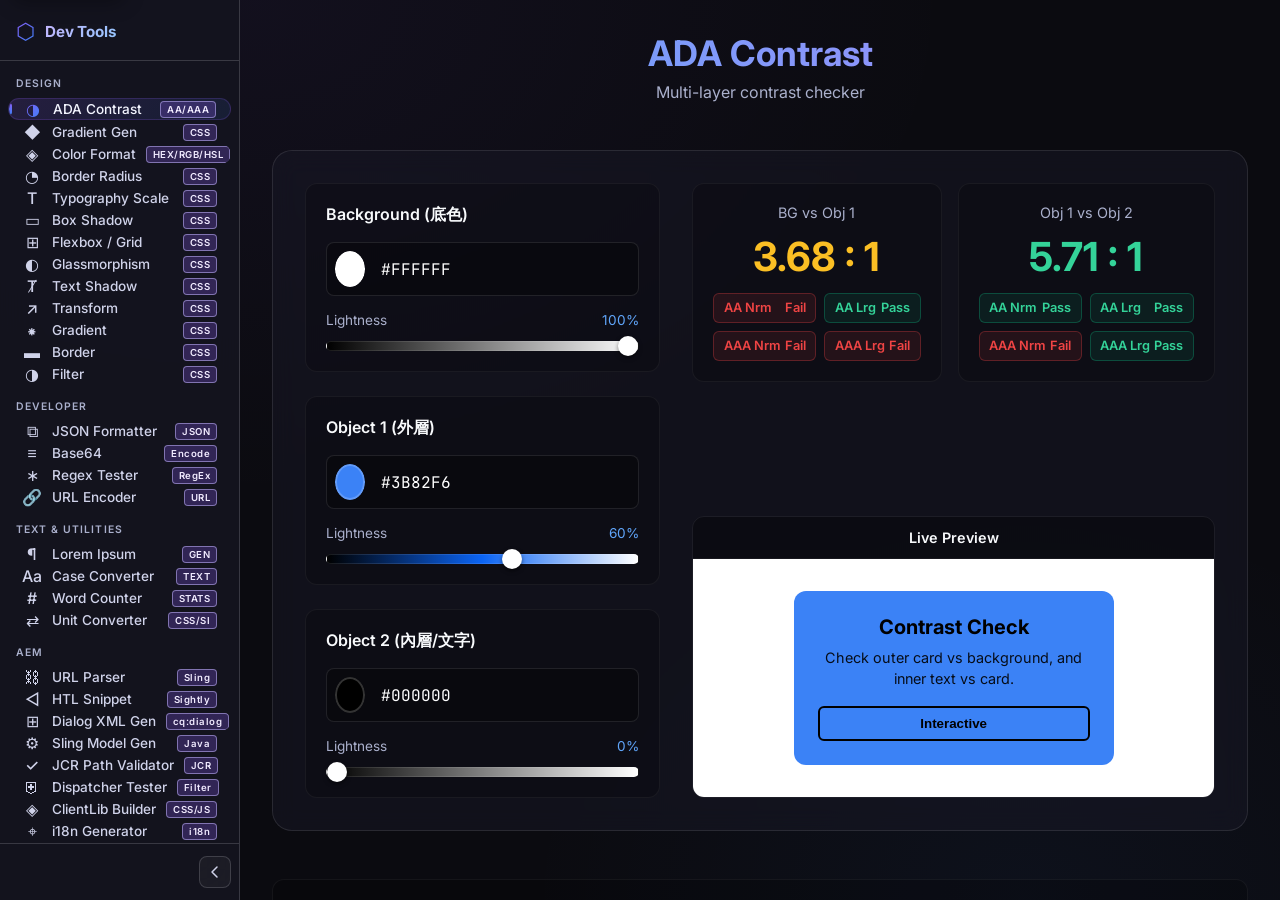
<file: index.html>
<!DOCTYPE html>
<html lang="zh-Hant">
<head>
  <meta charset="UTF-8">
  <meta name="viewport" content="width=device-width, initial-scale=1.0">
  <title>Dev Tools Hub</title>
  <meta name="description" content="開發者工具集合：ADA 對比度檢查、CSS 漸層產生器等實用工具">
  <link rel="preconnect" href="https://fonts.googleapis.com">
  <link rel="preconnect" href="https://fonts.gstatic.com" crossorigin>
  <link href="https://fonts.googleapis.com/css2?family=Inter:wght@400;500;600;700&family=JetBrains+Mono:wght@400;500&display=swap" rel="stylesheet">
  <link rel="stylesheet" href="style.css">
</head>
<body>
  <a class="skip-link" href="#main-content">跳到主要內容</a>
  <h1 class="sr-only">Dev Tools Hub 開發工具集合</h1>
  <div class="layout">
    <!-- Sidebar -->
    <aside class="sidebar" id="sidebar">
      <div class="sidebar__brand">
        <span class="sidebar__brand-icon">⬡</span>
        <span class="sidebar__brand-name">Dev Tools</span>
      </div>

      <nav class="sidebar__nav" role="tablist" aria-label="工具選單" aria-orientation="vertical">
        <div class="sidebar__section-label">Design</div>
        <button class="nav-item nav-item--active" data-tool="ada-contrast" id="tab-ada-contrast" role="tab" aria-selected="true" aria-controls="panel-ada-contrast" tabindex="0">
          <span class="nav-item__icon">◑</span>
          <span class="nav-item__label">ADA Contrast</span>
          <span class="nav-item__badge">AA/AAA</span>
        </button>
        <button class="nav-item" data-tool="linear-gradient" id="tab-linear-gradient" role="tab" aria-selected="false" aria-controls="panel-linear-gradient" tabindex="-1">
          <span class="nav-item__icon">◆</span>
          <span class="nav-item__label">Gradient Gen</span>
          <span class="nav-item__badge">CSS</span>
        </button>
        <button class="nav-item" data-tool="color-format" id="tab-color-format" role="tab" aria-selected="false" aria-controls="panel-color-format" tabindex="-1">
          <span class="nav-item__icon">◈</span>
          <span class="nav-item__label">Color Format</span>
          <span class="nav-item__badge">HEX/RGB/HSL</span>
        </button>
        <button class="nav-item" data-tool="border-radius" id="tab-border-radius" role="tab" aria-selected="false" aria-controls="panel-border-radius" tabindex="-1">
          <span class="nav-item__icon">◔</span>
          <span class="nav-item__label">Border Radius</span>
          <span class="nav-item__badge">CSS</span>
        </button>
        <button class="nav-item" data-tool="typography-scale" id="tab-typography-scale" role="tab" aria-selected="false" aria-controls="panel-typography-scale" tabindex="-1">
          <span class="nav-item__icon">T</span>
          <span class="nav-item__label">Typography Scale</span>
          <span class="nav-item__badge">CSS</span>
        </button>
        <button class="nav-item" data-tool="box-shadow" id="tab-box-shadow" role="tab" aria-selected="false" aria-controls="panel-box-shadow" tabindex="-1">
          <span class="nav-item__icon">▭</span>
          <span class="nav-item__label">Box Shadow</span>
          <span class="nav-item__badge">CSS</span>
        </button>
        <button class="nav-item" data-tool="flexbox-grid" id="tab-flexbox-grid" role="tab" aria-selected="false" aria-controls="panel-flexbox-grid" tabindex="-1">
          <span class="nav-item__icon">⊞</span>
          <span class="nav-item__label">Flexbox / Grid</span>
          <span class="nav-item__badge">CSS</span>
        </button>
        <button class="nav-item" data-tool="glassmorphism" id="tab-glassmorphism" role="tab" aria-selected="false" aria-controls="panel-glassmorphism" tabindex="-1">
          <span class="nav-item__icon">◐</span>
          <span class="nav-item__label">Glassmorphism</span>
          <span class="nav-item__badge">CSS</span>
        </button>
        <button class="nav-item" data-tool="text-shadow" id="tab-text-shadow" role="tab" aria-selected="false" aria-controls="panel-text-shadow" tabindex="-1">
          <span class="nav-item__icon">T̸</span>
          <span class="nav-item__label">Text Shadow</span>
          <span class="nav-item__badge">CSS</span>
        </button>
        <button class="nav-item" data-tool="transform" id="tab-transform" role="tab" aria-selected="false" aria-controls="panel-transform" tabindex="-1">
          <span class="nav-item__icon">↗</span>
          <span class="nav-item__label">Transform</span>
          <span class="nav-item__badge">CSS</span>
        </button>
        <button class="nav-item" data-tool="gradient-advanced" id="tab-gradient-advanced" role="tab" aria-selected="false" aria-controls="panel-gradient-advanced" tabindex="-1">
          <span class="nav-item__icon">⁕</span>
          <span class="nav-item__label">Gradient</span>
          <span class="nav-item__badge">CSS</span>
        </button>
        <button class="nav-item" data-tool="border" id="tab-border" role="tab" aria-selected="false" aria-controls="panel-border" tabindex="-1">
          <span class="nav-item__icon">▬</span>
          <span class="nav-item__label">Border</span>
          <span class="nav-item__badge">CSS</span>
        </button>
        <button class="nav-item" data-tool="filter" id="tab-filter" role="tab" aria-selected="false" aria-controls="panel-filter" tabindex="-1">
          <span class="nav-item__icon">◑</span>
          <span class="nav-item__label">Filter</span>
          <span class="nav-item__badge">CSS</span>
        </button>

        <div class="sidebar__section-label">Developer</div>
        <button class="nav-item" data-tool="json-formatter" id="tab-json-formatter" role="tab" aria-selected="false" aria-controls="panel-json-formatter" tabindex="-1">
          <span class="nav-item__icon">⧉</span>
          <span class="nav-item__label">JSON Formatter</span>
          <span class="nav-item__badge">JSON</span>
        </button>
        <button class="nav-item" data-tool="base64" id="tab-base64" role="tab" aria-selected="false" aria-controls="panel-base64" tabindex="-1">
          <span class="nav-item__icon">≡</span>
          <span class="nav-item__label">Base64</span>
          <span class="nav-item__badge">Encode</span>
        </button>
        <button class="nav-item" data-tool="regex-tester" id="tab-regex-tester" role="tab" aria-selected="false" aria-controls="panel-regex-tester" tabindex="-1">
          <span class="nav-item__icon">∗</span>
          <span class="nav-item__label">Regex Tester</span>
          <span class="nav-item__badge">RegEx</span>
        </button>
        <button class="nav-item" data-tool="url-encoder" id="tab-url-encoder" role="tab" aria-selected="false" aria-controls="panel-url-encoder" tabindex="-1">
          <span class="nav-item__icon">🔗</span>
          <span class="nav-item__label">URL Encoder</span>
          <span class="nav-item__badge">URL</span>
        </button>

        <div class="sidebar__section-label">Text &amp; Utilities</div>
        <button class="nav-item" data-tool="lorem-ipsum" id="tab-lorem-ipsum" role="tab" aria-selected="false" aria-controls="panel-lorem-ipsum" tabindex="-1">
          <span class="nav-item__icon">¶</span>
          <span class="nav-item__label">Lorem Ipsum</span>
          <span class="nav-item__badge">GEN</span>
        </button>
        <button class="nav-item" data-tool="case-converter" id="tab-case-converter" role="tab" aria-selected="false" aria-controls="panel-case-converter" tabindex="-1">
          <span class="nav-item__icon">Aa</span>
          <span class="nav-item__label">Case Converter</span>
          <span class="nav-item__badge">TEXT</span>
        </button>
        <button class="nav-item" data-tool="word-counter" id="tab-word-counter" role="tab" aria-selected="false" aria-controls="panel-word-counter" tabindex="-1">
          <span class="nav-item__icon">#</span>
          <span class="nav-item__label">Word Counter</span>
          <span class="nav-item__badge">STATS</span>
        </button>
        <button class="nav-item" data-tool="unit-converter" id="tab-unit-converter" role="tab" aria-selected="false" aria-controls="panel-unit-converter" tabindex="-1">
          <span class="nav-item__icon">⇄</span>
          <span class="nav-item__label">Unit Converter</span>
          <span class="nav-item__badge">CSS/SI</span>
        </button>

        <div class="sidebar__section-label">AEM</div>
        <button class="nav-item" data-tool="aem-url-parser" id="tab-aem-url-parser" role="tab" aria-selected="false" aria-controls="panel-aem-url-parser" tabindex="-1">
          <span class="nav-item__icon">⛓</span>
          <span class="nav-item__label">URL Parser</span>
          <span class="nav-item__badge">Sling</span>
        </button>
        <button class="nav-item" data-tool="htl-snippet" id="tab-htl-snippet" role="tab" aria-selected="false" aria-controls="panel-htl-snippet" tabindex="-1">
          <span class="nav-item__icon">◁</span>
          <span class="nav-item__label">HTL Snippet</span>
          <span class="nav-item__badge">Sightly</span>
        </button>
        <button class="nav-item" data-tool="dialog-xml-gen" id="tab-dialog-xml-gen" role="tab" aria-selected="false" aria-controls="panel-dialog-xml-gen" tabindex="-1">
          <span class="nav-item__icon">⊞</span>
          <span class="nav-item__label">Dialog XML Gen</span>
          <span class="nav-item__badge">cq:dialog</span>
        </button>
        <button class="nav-item" data-tool="sling-model-gen" id="tab-sling-model-gen" role="tab" aria-selected="false" aria-controls="panel-sling-model-gen" tabindex="-1">
          <span class="nav-item__icon">⚙</span>
          <span class="nav-item__label">Sling Model Gen</span>
          <span class="nav-item__badge">Java</span>
        </button>
        <button class="nav-item" data-tool="jcr-path-validator" id="tab-jcr-path-validator" role="tab" aria-selected="false" aria-controls="panel-jcr-path-validator" tabindex="-1">
          <span class="nav-item__icon">✓</span>
          <span class="nav-item__label">JCR Path Validator</span>
          <span class="nav-item__badge">JCR</span>
        </button>
        <button class="nav-item" data-tool="dispatcher-tester" id="tab-dispatcher-tester" role="tab" aria-selected="false" aria-controls="panel-dispatcher-tester" tabindex="-1">
          <span class="nav-item__icon">⛨</span>
          <span class="nav-item__label">Dispatcher Tester</span>
          <span class="nav-item__badge">Filter</span>
        </button>
        <button class="nav-item" data-tool="clientlib-builder" id="tab-clientlib-builder" role="tab" aria-selected="false" aria-controls="panel-clientlib-builder" tabindex="-1">
          <span class="nav-item__icon">◈</span>
          <span class="nav-item__label">ClientLib Builder</span>
          <span class="nav-item__badge">CSS/JS</span>
        </button>
        <button class="nav-item" data-tool="aem-i18n-gen" id="tab-aem-i18n-gen" role="tab" aria-selected="false" aria-controls="panel-aem-i18n-gen" tabindex="-1">
          <span class="nav-item__icon">⌖</span>
          <span class="nav-item__label">i18n Generator</span>
          <span class="nav-item__badge">i18n</span>
        </button>
      </nav>

      <div class="sidebar__footer">
        <button class="sidebar__toggle" id="sidebar-toggle" title="收合側邊欄">
          <svg width="16" height="16" viewBox="0 0 16 16" fill="none">
            <path d="M10 3L5 8l5 5" stroke="currentColor" stroke-width="1.5" stroke-linecap="round" stroke-linejoin="round"/>
          </svg>
        </button>
      </div>
    </aside>

    <!-- Main Content -->
    <main class="main-content" id="main-content" aria-label="工具面板">
      <!-- Ada Contrast Tool -->
      <section class="tool-panel" id="panel-ada-contrast" role="tabpanel" aria-labelledby="tab-ada-contrast">
        <h2 class="sr-only">ADA Contrast</h2>
        <div id="ada-app"></div>
      </section>

      <!-- Linear Gradient Tool -->
      <section class="tool-panel hidden" id="panel-linear-gradient" role="tabpanel" aria-labelledby="tab-linear-gradient" hidden>
        <h2 class="sr-only">Gradient Gen</h2>
        <div id="gradient-app"></div>
      </section>

      <!-- Color Format Tool -->
      <section class="tool-panel hidden" id="panel-color-format" role="tabpanel" aria-labelledby="tab-color-format" hidden>
        <h2 class="sr-only">Color Format</h2>
        <div id="color-app"></div>
      </section>

      <!-- Border Radius Tool -->
      <section class="tool-panel hidden" id="panel-border-radius" role="tabpanel" aria-labelledby="tab-border-radius" hidden>
        <h2 class="sr-only">Border Radius</h2>
        <div id="border-radius-app"></div>
      </section>

      <!-- Typography Scale Tool -->
      <section class="tool-panel hidden" id="panel-typography-scale" role="tabpanel" aria-labelledby="tab-typography-scale" hidden>
        <h2 class="sr-only">Typography Scale</h2>
        <div id="typography-scale-app"></div>
      </section>

      <!-- Box Shadow Tool -->
      <section class="tool-panel hidden" id="panel-box-shadow" role="tabpanel" aria-labelledby="tab-box-shadow" hidden>
        <h2 class="sr-only">Box Shadow</h2>
        <div id="box-shadow-app"></div>
      </section>

      <!-- Flexbox/Grid Tool -->
      <section class="tool-panel hidden" id="panel-flexbox-grid" role="tabpanel" aria-labelledby="tab-flexbox-grid" hidden>
        <h2 class="sr-only">Flexbox Grid</h2>
        <div id="flexbox-grid-app"></div>
      </section>

      <!-- Glassmorphism Tool -->
      <section class="tool-panel hidden" id="panel-glassmorphism" role="tabpanel" aria-labelledby="tab-glassmorphism" hidden>
        <h2 class="sr-only">Glassmorphism</h2>
        <div id="glassmorphism-app"></div>
      </section>

      <!-- Text Shadow Tool -->
      <section class="tool-panel hidden" id="panel-text-shadow" role="tabpanel" aria-labelledby="tab-text-shadow" hidden>
        <h2 class="sr-only">Text Shadow</h2>
        <div id="text-shadow-app"></div>
      </section>

      <!-- Transform Tool -->
      <section class="tool-panel hidden" id="panel-transform" role="tabpanel" aria-labelledby="tab-transform" hidden>
        <h2 class="sr-only">Transform</h2>
        <div id="transform-app"></div>
      </section>

      <!-- Gradient Advanced Tool -->
      <section class="tool-panel hidden" id="panel-gradient-advanced" role="tabpanel" aria-labelledby="tab-gradient-advanced" hidden>
        <h2 class="sr-only">Gradient</h2>
        <div id="gradient-advanced-app"></div>
      </section>

      <!-- Border Tool -->
      <section class="tool-panel hidden" id="panel-border" role="tabpanel" aria-labelledby="tab-border" hidden>
        <h2 class="sr-only">Border</h2>
        <div id="border-app"></div>
      </section>

      <!-- Filter Tool -->
      <section class="tool-panel hidden" id="panel-filter" role="tabpanel" aria-labelledby="tab-filter" hidden>
        <h2 class="sr-only">Filter</h2>
        <div id="filter-app"></div>
      </section>

      <!-- JSON Formatter Tool -->
      <section class="tool-panel hidden" id="panel-json-formatter" role="tabpanel" aria-labelledby="tab-json-formatter" hidden>
        <h2 class="sr-only">JSON Formatter</h2>
        <div id="json-formatter-app"></div>
      </section>

      <!-- Base64 Tool -->
      <section class="tool-panel hidden" id="panel-base64" role="tabpanel" aria-labelledby="tab-base64" hidden>
        <h2 class="sr-only">Base64 Converter</h2>
        <div id="base64-app"></div>
      </section>

      <!-- Regex Tester Tool -->
      <section class="tool-panel hidden" id="panel-regex-tester" role="tabpanel" aria-labelledby="tab-regex-tester" hidden>
        <h2 class="sr-only">Regex Tester</h2>
        <div id="regex-tester-app"></div>
      </section>

      <!-- URL Encoder Tool -->
      <section class="tool-panel hidden" id="panel-url-encoder" role="tabpanel" aria-labelledby="tab-url-encoder" hidden>
        <h2 class="sr-only">URL Encoder</h2>
        <div id="url-encoder-app"></div>
      </section>

      <!-- Lorem Ipsum Tool -->
      <section class="tool-panel hidden" id="panel-lorem-ipsum" role="tabpanel" aria-labelledby="tab-lorem-ipsum" hidden>
        <h2 class="sr-only">Lorem Ipsum</h2>
        <div id="lorem-ipsum-app"></div>
      </section>

      <!-- Case Converter Tool -->
      <section class="tool-panel hidden" id="panel-case-converter" role="tabpanel" aria-labelledby="tab-case-converter" hidden>
        <h2 class="sr-only">Case Converter</h2>
        <div id="case-converter-app"></div>
      </section>

      <!-- Word Counter Tool -->
      <section class="tool-panel hidden" id="panel-word-counter" role="tabpanel" aria-labelledby="tab-word-counter" hidden>
        <h2 class="sr-only">Word Counter</h2>
        <div id="word-counter-app"></div>
      </section>

      <!-- Unit Converter Tool -->
      <section class="tool-panel hidden" id="panel-unit-converter" role="tabpanel" aria-labelledby="tab-unit-converter" hidden>
        <h2 class="sr-only">Unit Converter</h2>
        <div id="unit-converter-app"></div>
      </section>

      <!-- AEM URL Parser Tool -->
      <section class="tool-panel hidden" id="panel-aem-url-parser" role="tabpanel" aria-labelledby="tab-aem-url-parser" hidden>
        <h2 class="sr-only">AEM URL Parser</h2>
        <div id="aem-url-parser-app"></div>
      </section>

      <!-- HTL Snippet Generator Tool -->
      <section class="tool-panel hidden" id="panel-htl-snippet" role="tabpanel" aria-labelledby="tab-htl-snippet" hidden>
        <h2 class="sr-only">HTL Snippet Generator</h2>
        <div id="htl-snippet-app"></div>
      </section>

      <!-- Dialog XML Generator Tool -->
      <section class="tool-panel hidden" id="panel-dialog-xml-gen" role="tabpanel" aria-labelledby="tab-dialog-xml-gen" hidden>
        <h2 class="sr-only">Dialog XML Generator</h2>
        <div id="dialog-xml-gen-app"></div>
      </section>

      <!-- Sling Model Generator Tool -->
      <section class="tool-panel hidden" id="panel-sling-model-gen" role="tabpanel" aria-labelledby="tab-sling-model-gen" hidden>
        <h2 class="sr-only">Sling Model Generator</h2>
        <div id="sling-model-gen-app"></div>
      </section>

      <!-- JCR Path Validator Tool -->
      <section class="tool-panel hidden" id="panel-jcr-path-validator" role="tabpanel" aria-labelledby="tab-jcr-path-validator" hidden>
        <h2 class="sr-only">JCR Path Validator</h2>
        <div id="jcr-path-validator-app"></div>
      </section>

      <!-- Dispatcher Tester Tool -->
      <section class="tool-panel hidden" id="panel-dispatcher-tester" role="tabpanel" aria-labelledby="tab-dispatcher-tester" hidden>
        <h2 class="sr-only">Dispatcher Rule Tester</h2>
        <div id="dispatcher-tester-app"></div>
      </section>

      <!-- ClientLib Builder Tool -->
      <section class="tool-panel hidden" id="panel-clientlib-builder" role="tabpanel" aria-labelledby="tab-clientlib-builder" hidden>
        <h2 class="sr-only">ClientLib Builder</h2>
        <div id="clientlib-builder-app"></div>
      </section>

      <!-- AEM i18n Generator Tool -->
      <section class="tool-panel hidden" id="panel-aem-i18n-gen" role="tabpanel" aria-labelledby="tab-aem-i18n-gen" hidden>
        <h2 class="sr-only">AEM i18n Generator</h2>
        <div id="aem-i18n-gen-app"></div>
      </section>
    </main>
  </div>

  <script src="tools/ada-contrast.js"></script>
  <script src="tools/linear-gradient.js"></script>
  <script src="tools/color-format.js?v=20260414"></script>
  <script src="tools/border-radius.js"></script>
  <script src="tools/typography-scale.js"></script>
  <script src="tools/box-shadow.js"></script>
  <script src="tools/flexbox-grid.js"></script>
  <script src="tools/glassmorphism.js"></script>
  <script src="tools/text-shadow.js"></script>
  <script src="tools/transform.js"></script>
  <script src="tools/gradient-advanced.js"></script>
  <script src="tools/border.js"></script>
  <script src="tools/filter.js"></script>
  <script src="tools/json-formatter.js"></script>
  <script src="tools/base64.js"></script>
  <script src="tools/regex-tester.js"></script>
  <script src="tools/url-encoder.js"></script>
  <script src="tools/lorem-ipsum.js"></script>
  <script src="tools/case-converter.js"></script>
  <script src="tools/word-counter.js"></script>
  <script src="tools/unit-converter.js"></script>
  <script src="tools/aem-url-parser.js"></script>
  <script src="tools/htl-snippet.js"></script>
  <script src="tools/dialog-xml-gen.js"></script>
  <script src="tools/sling-model-gen.js"></script>
  <script src="tools/jcr-path-validator.js"></script>
  <script src="tools/dispatcher-tester.js"></script>
  <script src="tools/clientlib-builder.js"></script>
  <script src="tools/aem-i18n-gen.js"></script>
  <script src="app.js"></script>
</body>
</html>
</file>
<file: style.css>
/* ========================================
   CSS Variables & Reset
   ======================================== */
:root {
  --sidebar-width: 240px;
  --sidebar-collapsed-width: 64px;

  --bg-primary: #0b0b10;
  --bg-secondary: #13131c;
  --bg-card: rgba(20, 20, 32, 0.9);
  --bg-glass: rgba(255, 255, 255, 0.04);
  --bg-glass-hover: rgba(255, 255, 255, 0.07);

  --border-color: rgba(255, 255, 255, 0.16);
  --border-active: rgba(139, 92, 246, 0.5);

  --text-primary: #f3f5ff;
  --text-secondary: #d0d3ea;
  --text-muted: #aab0cc;

  --accent: #8b5cf6;
  --accent-glow: rgba(139, 92, 246, 0.2);
  --accent-2: #3b82f6;

  --radius-sm: 8px;
  --radius-md: 12px;
  --radius-lg: 16px;
  --radius-xl: 20px;

  --font-sans: 'Inter', -apple-system, BlinkMacSystemFont, sans-serif;
  --font-mono: 'JetBrains Mono', 'SF Mono', monospace;
  --transition: 0.2s cubic-bezier(0.4, 0, 0.2, 1);

  --sidebar-transition: 0.3s cubic-bezier(0.4, 0, 0.2, 1);
}

*, *::before, *::after {
  margin: 0;
  padding: 0;
  box-sizing: border-box;
}

html {
  font-size: 16px;
  -webkit-font-smoothing: antialiased;
}

body {
  font-family: var(--font-sans);
  background: var(--bg-primary);
  color: var(--text-primary);
  min-height: 100dvh;
  overflow: hidden;
  background-image:
    radial-gradient(ellipse 700px 500px at 20% 0%, rgba(139, 92, 246, 0.06), transparent),
    radial-gradient(ellipse 500px 400px at 80% 100%, rgba(59, 130, 246, 0.05), transparent);
}

.sr-only {
  position: absolute;
  width: 1px;
  height: 1px;
  padding: 0;
  margin: -1px;
  overflow: hidden;
  clip: rect(0, 0, 0, 0);
  white-space: nowrap;
  border: 0;
}

.skip-link {
  position: absolute;
  top: -44px;
  left: 12px;
  z-index: 999;
  background: linear-gradient(135deg, var(--accent), var(--accent-2));
  color: #ffffff;
  font-size: 0.85rem;
  font-weight: 700;
  padding: 10px 14px;
  border-radius: 10px;
  text-decoration: none;
  box-shadow: 0 8px 20px rgba(0, 0, 0, 0.35);
}

.skip-link:focus {
  top: 10px;
}

/* ========================================
   Layout
   ======================================== */
.layout {
  display: flex;
  height: 100dvh;
  overflow: hidden;
}

/* ========================================
   Sidebar
   ======================================== */
.sidebar {
  width: var(--sidebar-width);
  flex-shrink: 0;
  background: var(--bg-card);
  border-right: 1px solid var(--border-color);
  display: flex;
  flex-direction: column;
  transition: width var(--sidebar-transition);
  overflow: hidden;
  backdrop-filter: blur(20px);
  position: relative;
  z-index: 10;
}

.sidebar.collapsed {
  width: var(--sidebar-collapsed-width);
}

/* Brand */
.sidebar__brand {
  display: flex;
  align-items: center;
  gap: 10px;
  padding: 20px 16px 18px;
  border-bottom: 1px solid var(--border-color);
  white-space: nowrap;
  overflow: hidden;
}

.sidebar__brand-icon {
  font-size: 1.4rem;
  flex-shrink: 0;
  background: linear-gradient(135deg, var(--accent), var(--accent-2));
  -webkit-background-clip: text;
  -webkit-text-fill-color: transparent;
  background-clip: text;
  line-height: 1;
}

.sidebar__brand-name {
  font-size: 0.95rem;
  font-weight: 700;
  letter-spacing: -0.01em;
  background: linear-gradient(135deg, #c4b5fd, #93c5fd);
  -webkit-background-clip: text;
  -webkit-text-fill-color: transparent;
  background-clip: text;
  transition: opacity var(--sidebar-transition);
}

.sidebar.collapsed .sidebar__brand-name {
  opacity: 0;
  pointer-events: none;
}

/* Nav */
.sidebar__nav {
  flex: 1;
  padding: 16px 8px;
  display: flex;
  flex-direction: column;
  gap: 2px;
  overflow-y: auto;
  overflow-x: hidden;
}

.sidebar__section-label {
  font-size: 0.65rem;
  font-weight: 600;
  text-transform: uppercase;
  letter-spacing: 0.1em;
  color: var(--text-muted);
  padding: 14px 8px 6px;
  white-space: nowrap;
  transition: opacity var(--sidebar-transition);
}

.sidebar__nav > .sidebar__section-label:first-child {
  padding-top: 0;
}

.sidebar.collapsed .sidebar__section-label {
  opacity: 0;
}

.nav-item {
  display: flex;
  align-items: center;
  gap: 10px;
  padding: 10px 14px;
  border: none;
  border-radius: var(--radius-md);
  background: transparent;
  color: var(--text-secondary);
  font-family: var(--font-sans);
  font-size: 0.85rem;
  font-weight: 500;
  cursor: pointer;
  text-align: left;
  transition: all var(--transition);
  white-space: nowrap;
  overflow: hidden;
  position: relative;
  width: 100%;
}

.nav-item:focus-visible,
.sidebar__toggle:focus-visible,
button:focus-visible,
input:focus-visible,
select:focus-visible,
textarea:focus-visible,
a:focus-visible {
  outline: 2px solid #ffffff;
  outline-offset: 2px;
  box-shadow: 0 0 0 3px rgba(59, 130, 246, 0.45);
}

.nav-item:hover {
  color: var(--text-primary);
  background: var(--bg-glass-hover);
}

.nav-item--active {
  color: var(--text-primary);
  background: linear-gradient(135deg, rgba(139, 92, 246, 0.15), rgba(59, 130, 246, 0.1));
  border: 1px solid rgba(139, 92, 246, 0.2);
}

.nav-item--active::before {
  content: '';
  position: absolute;
  left: 0;
  top: 20%;
  height: 60%;
  width: 3px;
  background: linear-gradient(180deg, var(--accent), var(--accent-2));
  border-radius: 0 3px 3px 0;
}

.nav-item__icon {
  font-size: 1rem;
  flex-shrink: 0;
  width: 20px;
  text-align: center;
  line-height: 1;
}

.nav-item--active .nav-item__icon {
  background: linear-gradient(135deg, var(--accent), var(--accent-2));
  -webkit-background-clip: text;
  -webkit-text-fill-color: transparent;
  background-clip: text;
}

.nav-item__label {
  flex: 1;
  transition: opacity var(--sidebar-transition);
}

.sidebar.collapsed .nav-item__label {
  opacity: 0;
}

.nav-item__badge {
  font-size: 0.6rem;
  font-weight: 600;
  padding: 2px 6px;
  border-radius: 4px;
  background: rgba(139, 92, 246, 0.26);
  color: #f1ebff;
  border: 1px solid rgba(196, 181, 253, 0.55);
  letter-spacing: 0.05em;
  flex-shrink: 0;
  transition: opacity var(--sidebar-transition);
}

.sidebar.collapsed .nav-item__badge {
  opacity: 0;
}

/* Tooltip for collapsed state */
.sidebar.collapsed .nav-item {
  /* Let flex layout handle the left-centering inherently via changed padding so overflow pushed right instead of left */
}

/* Footer */
.sidebar__footer {
  padding: 12px 8px;
  border-top: 1px solid var(--border-color);
  display: flex;
  justify-content: flex-end;
}

.sidebar.collapsed .sidebar__footer {
  justify-content: center;
}

.sidebar__toggle {
  display: flex;
  align-items: center;
  justify-content: center;
  width: 32px;
  height: 32px;
  border: 1px solid var(--border-color);
  border-radius: var(--radius-sm);
  background: var(--bg-glass);
  color: var(--text-secondary);
  cursor: pointer;
  transition: all var(--transition);
}

.sidebar__toggle:hover {
  color: var(--accent);
  border-color: var(--accent);
  background: var(--accent-glow);
}

.sidebar__toggle svg {
  transition: transform var(--sidebar-transition);
}

.sidebar.collapsed .sidebar__toggle svg {
  transform: rotate(180deg);
}

/* ========================================
   Main Content
   ======================================== */
.main-content {
  flex: 1;
  overflow: hidden;
  position: relative;
}

.tool-panel {
  position: absolute;
  inset: 0;
  overflow-y: auto;
  overflow-x: hidden;
  animation: fadeIn 0.25s ease;
  padding-bottom: 24px;
}

.tool-panel.hidden {
  display: none;
}

@keyframes fadeIn {
  from { opacity: 0; transform: translateY(6px); }
  to   { opacity: 1; transform: translateY(0); }
}

/* ========================================
   Hidden
   ======================================== */
.hidden {
  display: none !important;
}

/* ========================================
   Scrollbar
   ======================================== */
::-webkit-scrollbar {
  width: 6px;
}
::-webkit-scrollbar-track {
  background: transparent;
}
::-webkit-scrollbar-thumb {
  background: rgba(255,255,255,0.1);
  border-radius: 3px;
}
::-webkit-scrollbar-thumb:hover {
  background: rgba(255,255,255,0.2);
}

/* ========================================
   Responsive
   ======================================== */
@media (max-width: 640px) {
  .sidebar {
    width: var(--sidebar-collapsed-width);
  }
  .sidebar__brand-name,
  .sidebar__section-label,
  .nav-item__label,
  .nav-item__badge {
    display: none;
  }
  .nav-item {
    justify-content: center;
  }
  .sidebar__footer {
    justify-content: center;
  }
}

@media (prefers-reduced-motion: reduce) {
  *, *::before, *::after {
    animation: none !important;
    transition: none !important;
    scroll-behavior: auto !important;
  }
}
</file>
